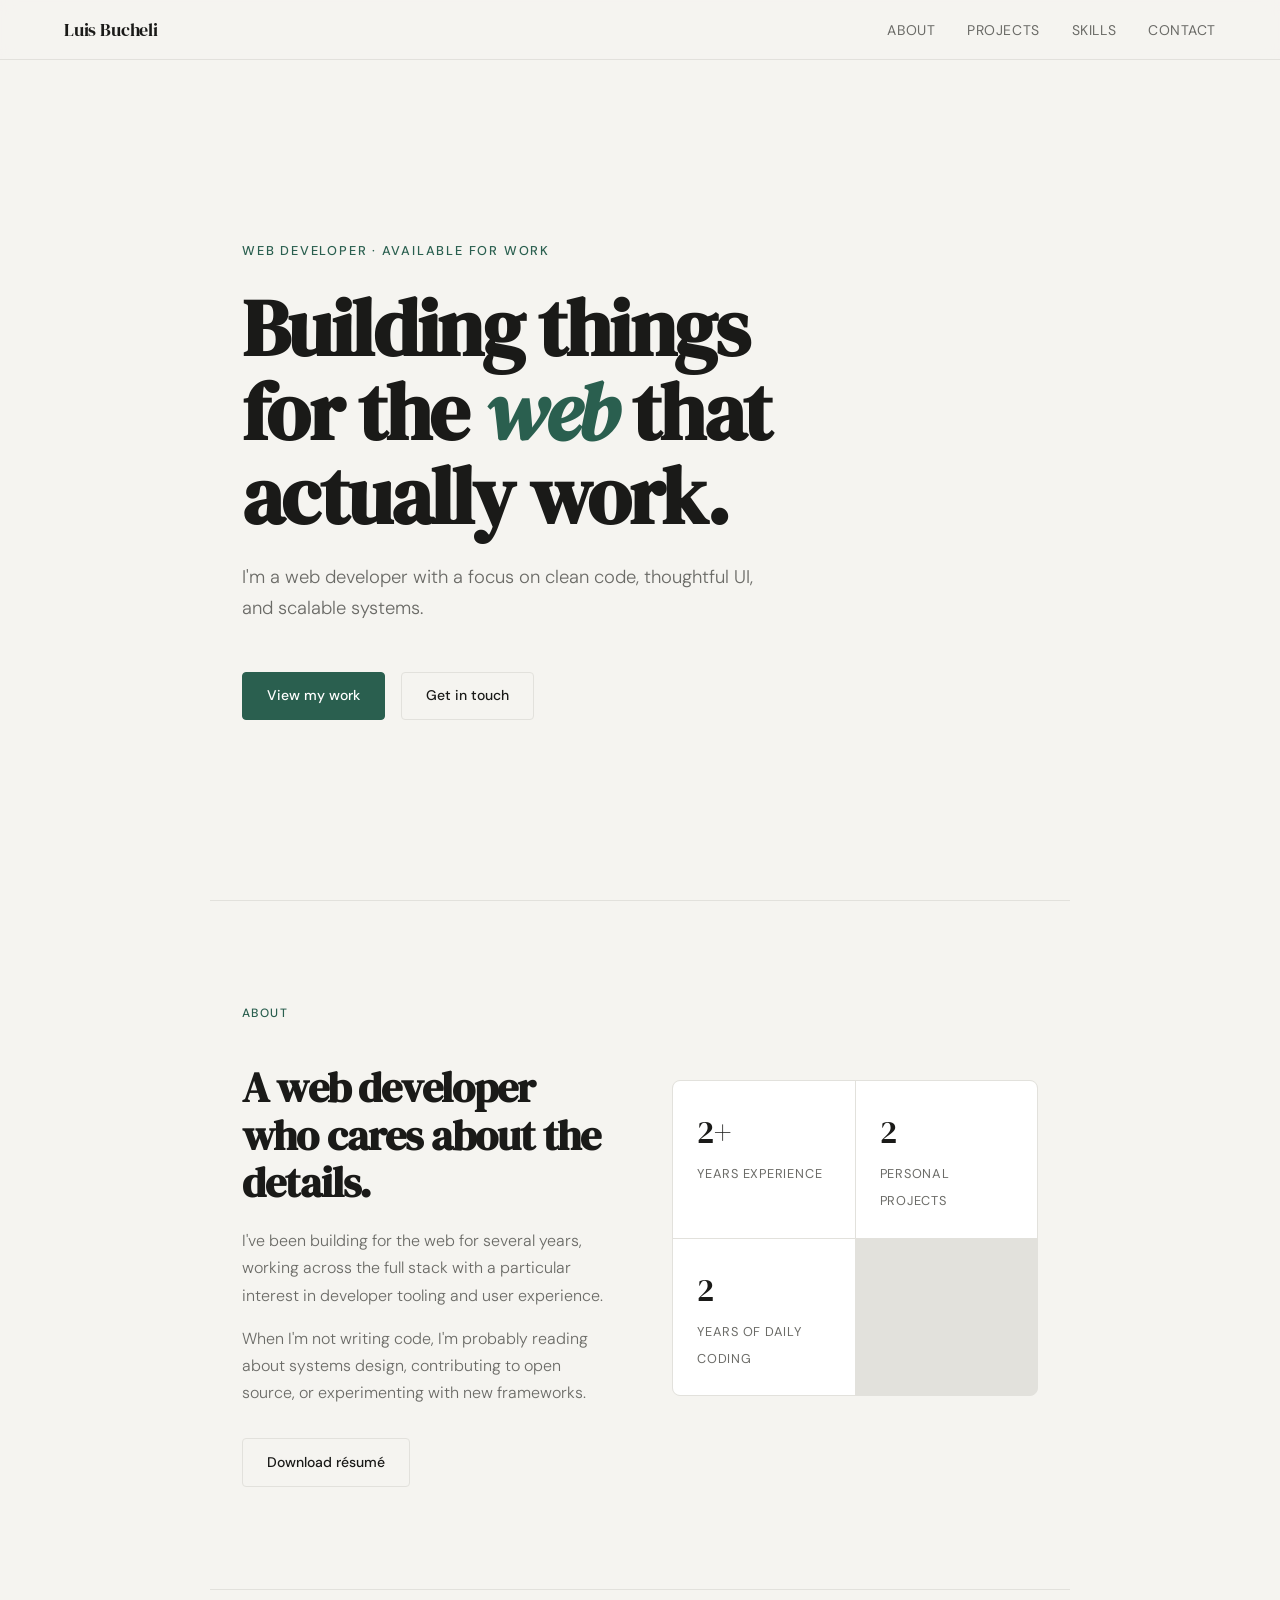
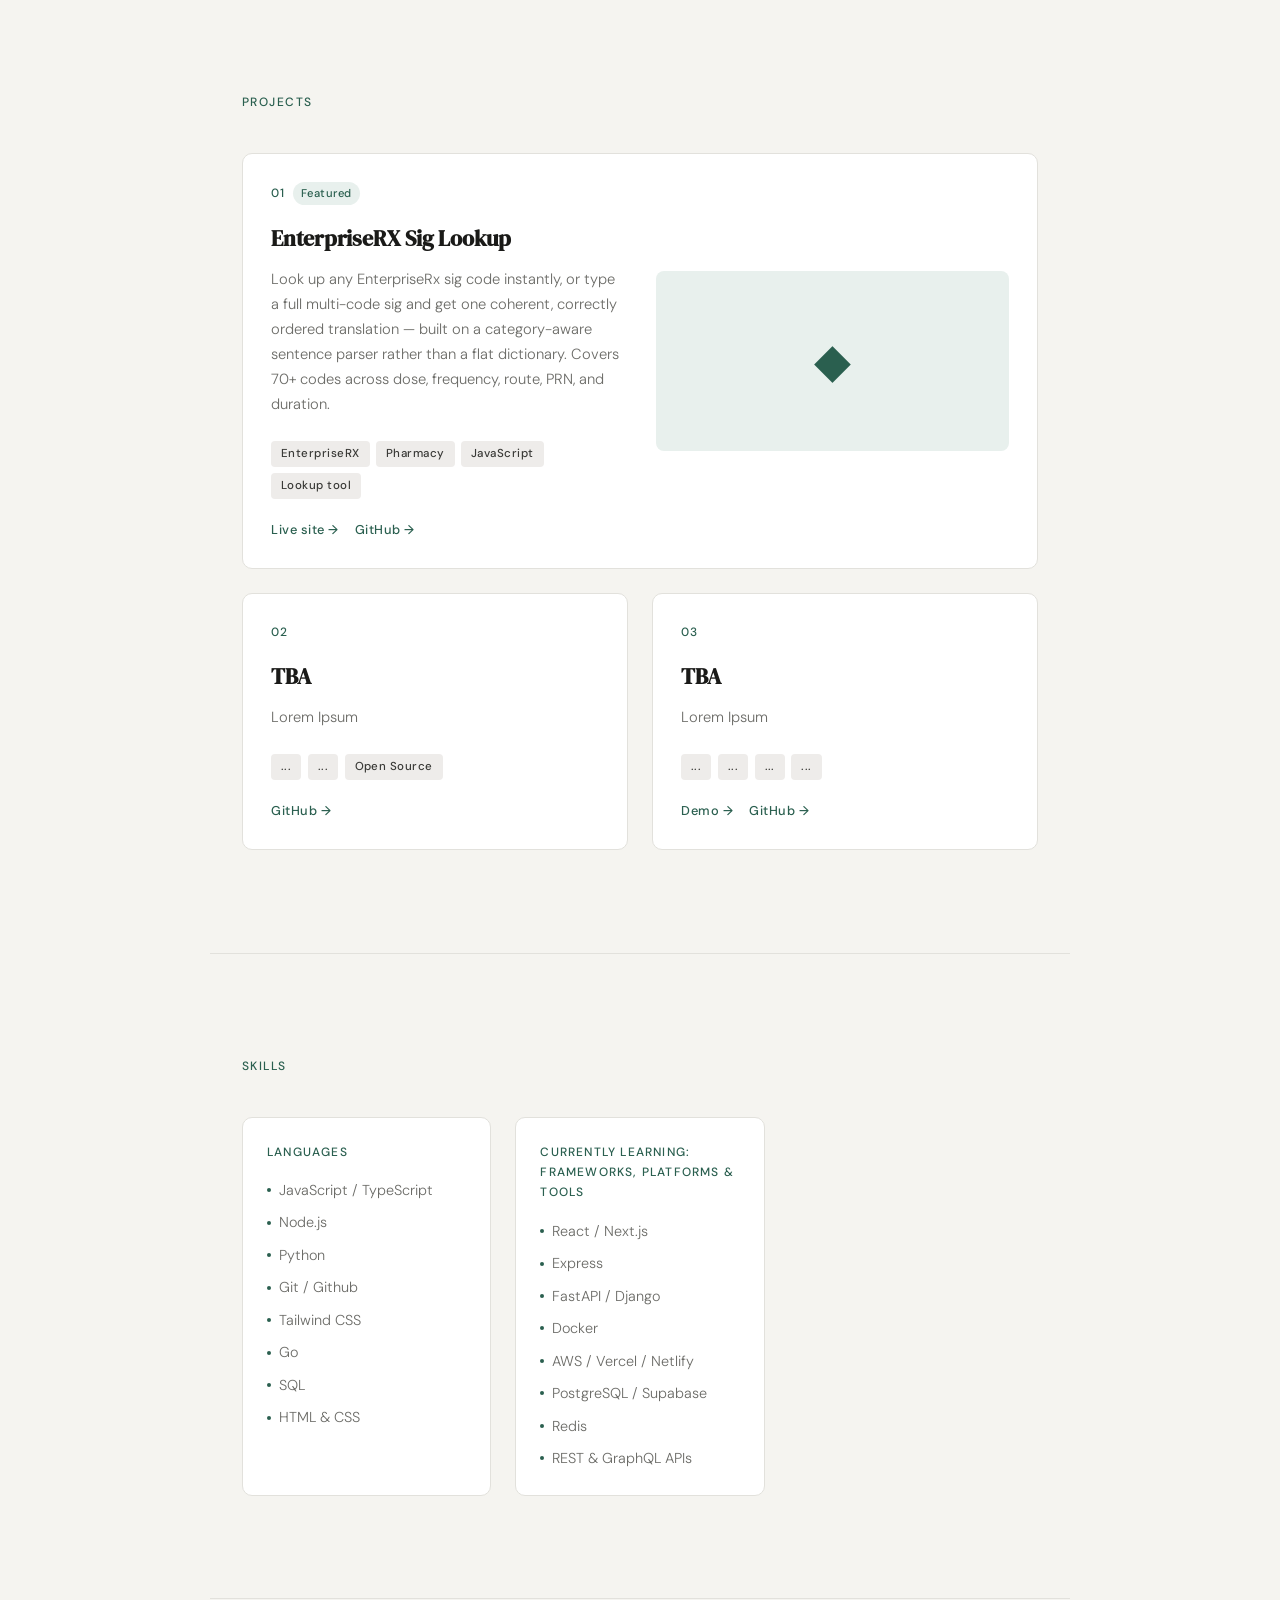
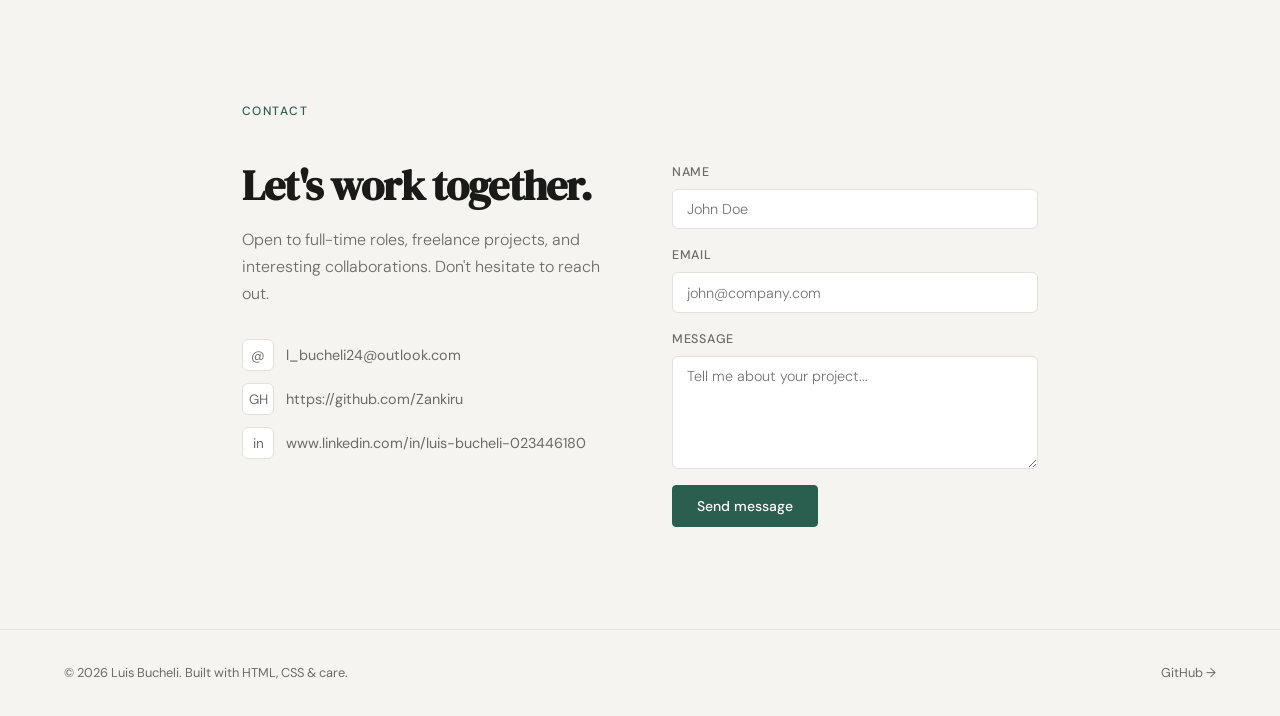
<file: index.html>
<!DOCTYPE html>
<html lang="en">
<head>
  <meta charset="UTF-8" />
  <meta name="viewport" content="width=device-width, initial-scale=1.0" />
  <title>Luis Bucheli — Software Developer</title>
  <link rel="preconnect" href="https://fonts.googleapis.com" />
  <link rel="preconnect" href="https://fonts.gstatic.com" crossorigin />
  <link href="https://fonts.googleapis.com/css2?family=DM+Serif+Display:ital@0;1&family=DM+Sans:wght@300;400;500&display=swap" rel="stylesheet" />
  <link rel="stylesheet" href="istyles.css">
</head>
<body>

  <nav>
    <a href="#hero" class="nav-logo">Luis Bucheli</a>
    <ul class="nav-links">
      <li><a href="#about">About</a></li>
      <li><a href="#projects">Projects</a></li>
      <li><a href="#skills">Skills</a></li>
      <li><a href="#contact">Contact</a></li>
    </ul>
  </nav>

  <!-- HERO -->
  <section id="hero">
    <p class="hero-eyebrow">Web Developer · Available for work</p>
    <h1>Building things<br />for the <em>web</em> that<br />actually work.</h1>
    <p class="hero-sub">I'm a web developer with a focus on clean code, thoughtful UI, and scalable systems.</p>
    <div class="hero-actions">
      <a href="#projects" class="btn btn-primary">View my work</a>
      <a href="#contact" class="btn btn-outline">Get in touch</a>
    </div>
  </section>

  <!-- ABOUT -->
  <section id="about">
    <p class="section-label">About</p>
    <div class="about-grid">
      <div class="about-text">
        <h2>A web developer who cares about the details.</h2>
        <p>I've been building for the web for several years, working across the full stack with a particular interest in developer tooling and user experience.</p>
        <p>When I'm not writing code, I'm probably reading about systems design, contributing to open source, or experimenting with new frameworks.</p>
        <a href="#contact" class="btn btn-outline" style="margin-top: 1rem; display: inline-block;">Download résumé</a>
      </div>
      <div>
        <div class="about-stats">
          <div class="stat">
            <span class="stat-number">2+</span>
            <span class="stat-label">Years experience</span>
          </div>
          <div class="stat">
            <span class="stat-number">2</span>
            <span class="stat-label">Personal Projects</span>
          </div>
          <div class="stat">
            <span class="stat-number">2</span>
            <span class="stat-label">Years of daily coding</span>
          </div>
        </div>
      </div>
    </div>
  </section>

  <!-- PROJECTS -->
  <section id="projects">
    <p class="section-label">Projects</p>
    <div class="projects-grid">

      <div class="project-card featured">
        <div>
          <div class="project-meta">
            <span class="project-num">01</span>
            <span class="project-status">Featured</span>
          </div>
          <h3>EnterpriseRX Sig Lookup</h3>
          <p>Look up any EnterpriseRx sig code instantly, or type a full multi-code sig and get one coherent, correctly ordered translation — built on a category-aware sentence parser rather than a flat dictionary. Covers 70+ codes across dose, frequency, route, PRN, and duration.</p>
          <div class="project-tags">
            <span class="tag">EnterpriseRX</span>
            <span class="tag">Pharmacy</span>
            <span class="tag">JavaScript</span>
            <span class="tag">Lookup tool</span>
          </div>
          <div class="project-links">
            <a href="sig-lookup.html">Live site →</a>
            <a href="https://github.com/Zankiru">GitHub →</a>
          </div>
        </div>
        <div class="project-visual">&#9670;</div>
      </div>

      <div class="project-card">
        <div class="project-meta">
          <span class="project-num">02</span>
        </div>
        <h3>TBA</h3>
        <p>Lorem Ipsum</p>
        <div class="project-tags">
          <span class="tag">...</span>
          <span class="tag">...</span>
          <span class="tag">Open Source</span>
        </div>
        <div class="project-links">
          <a href="#">GitHub →</a>
        </div>
      </div>

      <div class="project-card">
        <div class="project-meta">
          <span class="project-num">03</span>
        </div>
        <h3>TBA</h3>
        <p>Lorem Ipsum</p>
        <div class="project-tags">
          <span class="tag">...</span>
          <span class="tag">...</span>
          <span class="tag">...</span>
          <span class="tag">...</span>
        </div>
        <div class="project-links">
          <a href="#">Demo →</a>
          <a href="#">GitHub →</a>
        </div>
      </div>

    </div>
  </section>

  <!-- SKILLS -->
  <section id="skills">
    <p class="section-label">Skills</p>
    <div class="skills-grid">
      <div class="skill-group">
        <h3>Languages</h3>
        <ul class="skill-list">
          <li>JavaScript / TypeScript</li>
          <li>Node.js</li>
          <li>Python</li>
          <li>Git / Github</li>
          <li>Tailwind CSS</li>
          <li>Go</li>
          <li>SQL</li>
          <li>HTML & CSS</li>
        </ul>
      </div>
      <div class="skill-group">
        <h3>Currently Learning: Frameworks, Platforms & Tools</h3>
        <ul class="skill-list">
          <li>React / Next.js</li>
          <li>Express</li>
          <li>FastAPI / Django</li>
          <li>Docker</li>
          <li>AWS / Vercel / Netlify</li>
          <li>PostgreSQL / Supabase</li>
          <li>Redis</li>
          <li>REST & GraphQL APIs</li>
        </ul>
      </div>
    </div>
  </section>

  <!-- CONTACT -->
  <section id="contact">
    <p class="section-label">Contact</p>
    <div class="contact-inner">
      <div class="contact-left">
        <h2>Let's work together.</h2>
        <p>Open to full-time roles, freelance projects, and interesting collaborations. Don't hesitate to reach out.</p>
        <div class="contact-links">
          <a href="mailto:you@email.com" class="contact-link">
            <span class="contact-icon">@</span>
            l_bucheli24@outlook.com
          </a>
          <a href="https://github.com/yourusername" class="contact-link" target="_blank">
            <span class="contact-icon">GH</span>
            https://github.com/Zankiru
          </a>
          <a href="https://linkedin.com/in/yourprofile" class="contact-link" target="_blank">
            <span class="contact-icon">in</span>
            www.linkedin.com/in/luis-bucheli-023446180
          </a>
        </div>
      </div>
      <form class="contact-form" onsubmit="return false;">
        <div class="form-group">
          <label for="name">Name</label>
          <input type="text" id="name" placeholder="John Doe" />
        </div>
        <div class="form-group">
          <label for="email">Email</label>
          <input type="email" id="email" placeholder="john@company.com" />
        </div>
        <div class="form-group">
          <label for="message">Message</label>
          <textarea id="message" rows="5" placeholder="Tell me about your project..."></textarea>
        </div>
        <button type="submit" class="btn btn-primary" style="align-self: flex-start;">Send message</button>
      </form>
    </div>
  </section>

  <footer>
    <p>© 2026 Luis Bucheli. Built with HTML, CSS &amp; care.</p>
    <p><a href="https://github.com/Zankiru" style="color: var(--muted); text-decoration: none; font-size: 0.8rem;">GitHub →</a></p>
  </footer>

</body>
</html>
</file>
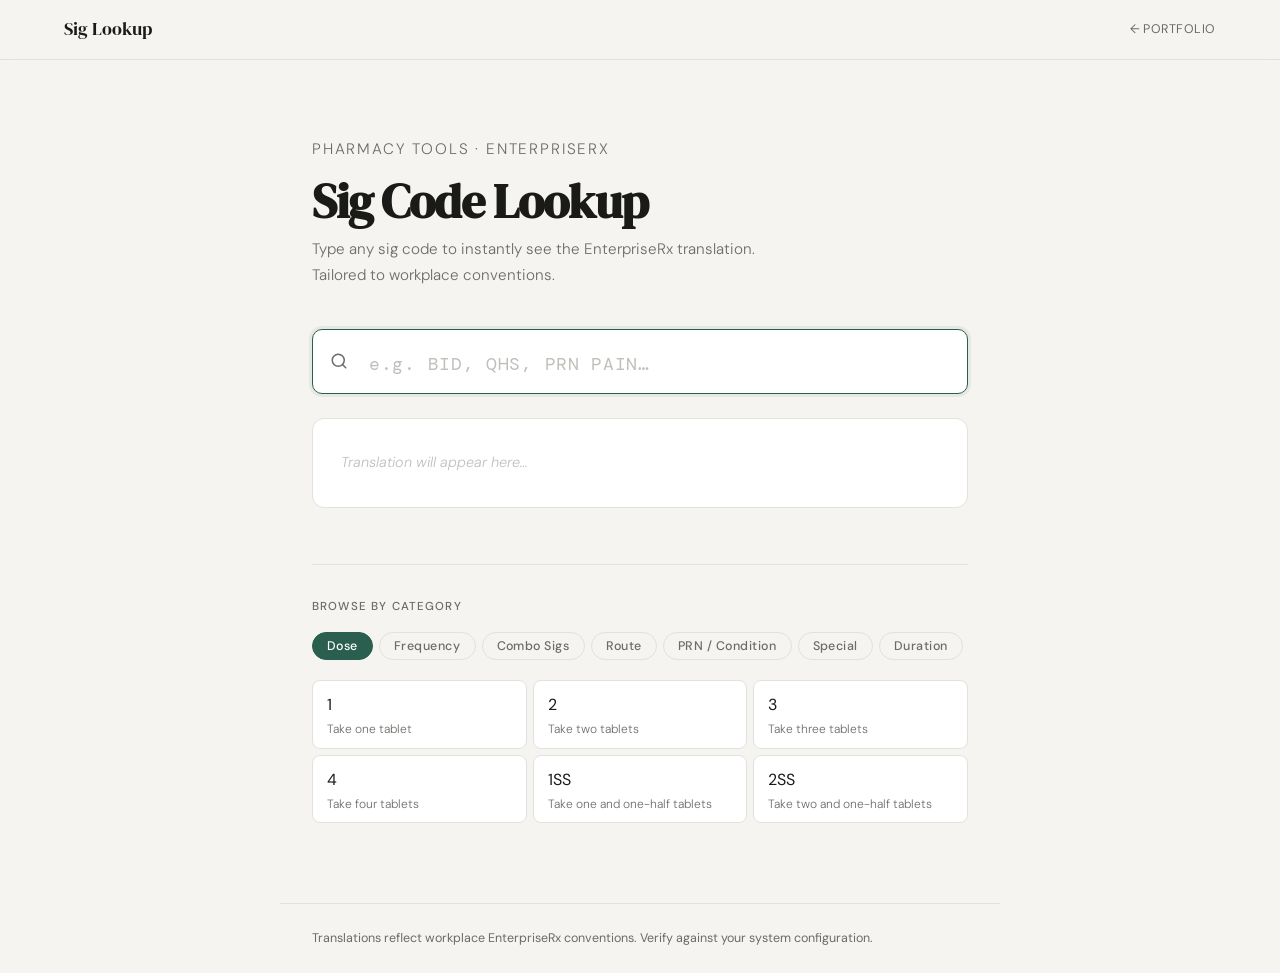
<file: sig-lookup.html>
<!DOCTYPE html>
<html lang="en">
<head>
  <meta charset="UTF-8" />
  <meta name="viewport" content="width=device-width, initial-scale=1.0" />
  <title>Sig Code Lookup — EnterpriseRx</title>
  <link rel="preconnect" href="https://fonts.googleapis.com" />
  <link rel="preconnect" href="https://fonts.gstatic.com" crossorigin />
  <link href="https://fonts.googleapis.com/css2?family=DM+Serif+Display:ital@0;1&family=DM+Sans:wght@300;400;500&family=DM+Mono:wght@400;500&display=swap" rel="stylesheet" />
  <link rel="stylesheet" href="sigstyles.css">
</head>
<body>

  <nav>
    <span class="nav-logo">Sig Lookup</span>
    <a href="index.html" class="nav-back">← Portfolio</a>
  </nav>

  <div class="hero">
    <p class="hero-eyebrow">Pharmacy tools · EnterpriseRx</p>
    <h1>Sig Code Lookup</h1>
    <p>Type any sig code to instantly see the EnterpriseRx translation. Tailored to workplace conventions.</p>
  </div>

  <main>

    <!-- SEARCH -->
    <div class="search-wrap">
      <span class="search-icon">
        <svg viewBox="0 0 24 24" fill="none" stroke="currentColor" stroke-width="2" stroke-linecap="round" stroke-linejoin="round">
          <circle cx="11" cy="11" r="8"/><line x1="21" y1="21" x2="16.65" y2="16.65"/>
        </svg>
      </span>
      <input
        type="text"
        id="sig-input"
        class="search-input"
        placeholder="e.g. BID, QHS, PRN PAIN…"
        autocomplete="off"
        autocorrect="off"
        autocapitalize="characters"
        spellcheck="false"
      />
      <button class="clear-btn" id="clear-btn" aria-label="Clear">✕</button>
    </div>

    <!-- RESULT DISPLAY -->
    <div class="result-card" id="result-card">
      <span class="result-empty">Translation will appear here…</span>
      <span class="result-text" id="result-text"></span>
    </div>

    <!-- MATCH LIST (multiple results) -->
    <div class="match-list" id="match-list"></div>

    <div class="divider"></div>

    <!-- BROWSE -->
    <div class="browse-header">Browse by category</div>
    <div class="cat-tabs" id="cat-tabs"></div>
    <div class="browse-grid" id="browse-grid"></div>

  </main>

  <footer>
    <p>Translations reflect workplace EnterpriseRx conventions. Verify against your system configuration.</p>
  </footer>

  <script src="opti-sigs.js" defer></script>

</body>
</html>
</file>
<file: istyles.css>
*, *::before, *::after { box-sizing: border-box; margin: 0; padding: 0; }

    :root {
      --bg: #f5f4f0;
      --surface: #ffffff;
      --text: #1a1a18;
      --muted: #6b6b67;
      --border: #e2e1dc;
      --accent: #2a5f4f;
      --accent-light: #e8f0ed;
      --tag-bg: #eeecea;
      --tag-text: #3a3a37;
      --link: #2a5f4f;
    }

    body {
      font-family: 'DM Sans', sans-serif;
      background: var(--bg);
      color: var(--text);
      font-size: 16px;
      line-height: 1.7;
      -webkit-font-smoothing: antialiased;
    }

    /* NAV */
    nav {
      position: sticky;
      top: 0;
      z-index: 100;
      background: rgba(245, 244, 240, 0.92);
      backdrop-filter: blur(8px);
      border-bottom: 1px solid var(--border);
      display: flex;
      align-items: center;
      justify-content: space-between;
      padding: 0 clamp(1.5rem, 5vw, 4rem);
      height: 60px;
    }

    .nav-logo {
      font-family: 'DM Serif Display', serif;
      font-size: 1.15rem;
      color: var(--text);
      text-decoration: none;
      letter-spacing: -0.01em;
    }

    .nav-links {
      display: flex;
      gap: 2rem;
      list-style: none;
    }

    .nav-links a {
      font-size: 0.875rem;
      font-weight: 400;
      color: var(--muted);
      text-decoration: none;
      letter-spacing: 0.04em;
      text-transform: uppercase;
      transition: color 0.15s;
    }

    .nav-links a:hover { color: var(--text); }

    /* SECTIONS */
    section {
      max-width: 860px;
      margin: 0 auto;
      padding: clamp(4rem, 8vw, 7rem) clamp(1.5rem, 5vw, 2rem);
    }

    section + section {
      border-top: 1px solid var(--border);
    }

    .section-label {
      font-size: 0.75rem;
      font-weight: 500;
      letter-spacing: 0.12em;
      text-transform: uppercase;
      color: var(--accent);
      margin-bottom: 2.5rem;
    }

    /* HERO */
    #hero {
      min-height: calc(100vh - 60px);
      display: flex;
      flex-direction: column;
      justify-content: center;
    }

    .hero-eyebrow {
      font-size: 0.8rem;
      font-weight: 500;
      letter-spacing: 0.14em;
      text-transform: uppercase;
      color: var(--accent);
      margin-bottom: 1.5rem;
    }

    h1 {
      font-family: 'DM Serif Display', serif;
      font-size: clamp(2.8rem, 7vw, 5rem);
      line-height: 1.05;
      letter-spacing: -0.02em;
      color: var(--text);
      margin-bottom: 1.5rem;
      max-width: 700px;
    }

    h1 em {
      font-style: italic;
      color: var(--accent);
    }

    .hero-sub {
      font-size: 1.15rem;
      color: var(--muted);
      max-width: 520px;
      margin-bottom: 3rem;
      font-weight: 300;
    }

    .hero-actions {
      display: flex;
      gap: 1rem;
      flex-wrap: wrap;
    }

    .btn {
      display: inline-block;
      padding: 0.7rem 1.5rem;
      font-family: 'DM Sans', sans-serif;
      font-size: 0.875rem;
      font-weight: 500;
      border-radius: 4px;
      text-decoration: none;
      transition: all 0.15s;
      cursor: pointer;
    }

    .btn-primary {
      background: var(--accent);
      color: #fff;
      border: 1.5px solid var(--accent);
    }

    .btn-primary:hover { background: #214d3e; border-color: #214d3e; }

    .btn-outline {
      background: transparent;
      color: var(--text);
      border: 1.5px solid var(--border);
    }

    .btn-outline:hover { border-color: var(--text); }

    /* ABOUT */
    .about-grid {
      display: grid;
      grid-template-columns: 1fr 1fr;
      gap: 4rem;
      align-items: start;
    }

    .about-text h2 {
      font-family: 'DM Serif Display', serif;
      font-size: clamp(1.8rem, 3.5vw, 2.6rem);
      line-height: 1.15;
      letter-spacing: -0.02em;
      margin-bottom: 1.25rem;
    }

    .about-text p {
      color: var(--muted);
      margin-bottom: 1rem;
      font-weight: 300;
    }

    .about-stats {
      display: grid;
      grid-template-columns: 1fr 1fr;
      gap: 1px;
      background: var(--border);
      border: 1px solid var(--border);
      border-radius: 8px;
      overflow: hidden;
      margin-top: 1rem;
    }

    .stat {
      background: var(--surface);
      padding: 1.5rem;
    }

    .stat-number {
      font-family: 'DM Serif Display', serif;
      font-size: 2rem;
      color: var(--text);
      display: block;
    }

    .stat-label {
      font-size: 0.8rem;
      color: var(--muted);
      text-transform: uppercase;
      letter-spacing: 0.06em;
    }

    /* PROJECTS */
    .projects-grid {
      display: grid;
      grid-template-columns: 1fr 1fr;
      gap: 1.5rem;
    }

    .project-card {
      background: var(--surface);
      border: 1px solid var(--border);
      border-radius: 10px;
      padding: 1.75rem;
      transition: border-color 0.15s, transform 0.15s;
      display: flex;
      flex-direction: column;
    }

    .project-card:hover {
      border-color: #c0bfba;
      transform: translateY(-2px);
    }

    .project-card.featured {
      grid-column: span 2;
      display: grid;
      grid-template-columns: 1fr 1fr;
      gap: 2rem;
      align-items: center;
    }

    .project-meta {
      display: flex;
      align-items: center;
      gap: 0.5rem;
      margin-bottom: 1rem;
    }

    .project-num {
      font-size: 0.75rem;
      font-weight: 500;
      color: var(--accent);
      letter-spacing: 0.08em;
    }

    .project-status {
      font-size: 0.7rem;
      background: var(--accent-light);
      color: var(--accent);
      padding: 2px 8px;
      border-radius: 20px;
      font-weight: 500;
      letter-spacing: 0.04em;
    }

    .project-card h3 {
      font-family: 'DM Serif Display', serif;
      font-size: 1.35rem;
      letter-spacing: -0.01em;
      margin-bottom: 0.6rem;
      color: var(--text);
    }

    .project-card p {
      font-size: 0.92rem;
      color: var(--muted);
      font-weight: 300;
      flex: 1;
      margin-bottom: 1.5rem;
    }

    .project-tags {
      display: flex;
      flex-wrap: wrap;
      gap: 0.4rem;
      margin-bottom: 1.25rem;
    }

    .tag {
      font-size: 0.72rem;
      font-weight: 500;
      background: var(--tag-bg);
      color: var(--tag-text);
      padding: 3px 10px;
      border-radius: 4px;
      letter-spacing: 0.04em;
    }

    .project-links {
      display: flex;
      gap: 1rem;
    }

    .project-links a {
      font-size: 0.8rem;
      font-weight: 500;
      color: var(--accent);
      text-decoration: none;
      letter-spacing: 0.04em;
    }

    .project-links a:hover { text-decoration: underline; }

    .project-visual {
      background: var(--accent-light);
      border-radius: 8px;
      height: 180px;
      display: flex;
      align-items: center;
      justify-content: center;
      font-size: 3rem;
      color: var(--accent);
    }

    /* SKILLS */
    .skills-grid {
      display: grid;
      grid-template-columns: repeat(3, 1fr);
      gap: 1.5rem;
    }

    .skill-group {
      background: var(--surface);
      border: 1px solid var(--border);
      border-radius: 10px;
      padding: 1.5rem;
    }

    .skill-group h3 {
      font-size: 0.75rem;
      font-weight: 500;
      letter-spacing: 0.1em;
      text-transform: uppercase;
      color: var(--accent);
      margin-bottom: 1rem;
    }

    .skill-list {
      list-style: none;
      display: flex;
      flex-direction: column;
      gap: 0.5rem;
    }

    .skill-list li {
      font-size: 0.9rem;
      color: var(--muted);
      font-weight: 300;
      display: flex;
      align-items: center;
      gap: 0.5rem;
    }

    .skill-list li::before {
      content: '';
      width: 4px;
      height: 4px;
      border-radius: 50%;
      background: var(--accent);
      flex-shrink: 0;
    }

    /* CONTACT */
    .contact-inner {
      display: grid;
      grid-template-columns: 1fr 1fr;
      gap: 4rem;
      align-items: start;
    }

    .contact-left h2 {
      font-family: 'DM Serif Display', serif;
      font-size: clamp(1.8rem, 3.5vw, 2.6rem);
      line-height: 1.15;
      letter-spacing: -0.02em;
      margin-bottom: 1rem;
    }

    .contact-left p {
      color: var(--muted);
      font-weight: 300;
      margin-bottom: 2rem;
    }

    .contact-links {
      display: flex;
      flex-direction: column;
      gap: 0.75rem;
    }

    .contact-link {
      display: flex;
      align-items: center;
      gap: 0.75rem;
      font-size: 0.9rem;
      color: var(--muted);
      text-decoration: none;
      transition: color 0.15s;
    }

    .contact-link:hover { color: var(--text); }

    .contact-icon {
      width: 32px;
      height: 32px;
      border: 1px solid var(--border);
      border-radius: 6px;
      display: flex;
      align-items: center;
      justify-content: center;
      font-size: 0.85rem;
      background: var(--surface);
      flex-shrink: 0;
    }

    .contact-form {
      display: flex;
      flex-direction: column;
      gap: 1rem;
    }

    .form-group {
      display: flex;
      flex-direction: column;
      gap: 0.35rem;
    }

    .form-group label {
      font-size: 0.78rem;
      font-weight: 500;
      letter-spacing: 0.06em;
      text-transform: uppercase;
      color: var(--muted);
    }

    .form-group input,
    .form-group textarea {
      font-family: 'DM Sans', sans-serif;
      font-size: 0.9rem;
      font-weight: 300;
      color: var(--text);
      background: var(--surface);
      border: 1px solid var(--border);
      border-radius: 6px;
      padding: 0.65rem 0.9rem;
      outline: none;
      transition: border-color 0.15s;
      resize: vertical;
    }

    .form-group input:focus,
    .form-group textarea:focus {
      border-color: var(--accent);
    }

    /* FOOTER */
    footer {
      border-top: 1px solid var(--border);
      padding: 2rem clamp(1.5rem, 5vw, 4rem);
      display: flex;
      align-items: center;
      justify-content: space-between;
    }

    footer p {
      font-size: 0.8rem;
      color: var(--muted);
    }

    /* RESPONSIVE */
    @media (max-width: 700px) {
      .about-grid,
      .projects-grid,
      .skills-grid,
      .contact-inner { grid-template-columns: 1fr; gap: 2rem; }
      .project-card.featured { grid-column: span 1; grid-template-columns: 1fr; }
      .project-visual { display: none; }
      .nav-links { gap: 1.25rem; }
    }
</file>
<file: sigstyles.css>
*, *::before, *::after { box-sizing: border-box; margin: 0; padding: 0; }

    :root {
      --bg: #f5f4f0;
      --surface: #ffffff;
      --surface2: #f0efeb;
      --border: #e2e1dc;
      --border-focus: #2a5f4f;
      --text: #1a1a18;
      --muted: #6b6b67;
      --accent: #2a5f4f;
      --accent-light: #e8f0ed;
      --tag-bg: #eeecea;
      --success-bg: #e8f5ee;
      --success-text: #1a5c35;
      --warning-bg: #fef6e4;
      --warning-text: #7a4f00;
    }

    body {
      font-family: 'DM Sans', sans-serif;
      background: var(--bg);
      color: var(--text);
      font-size: 16px;
      line-height: 1.7;
      -webkit-font-smoothing: antialiased;
      min-height: 100vh;
    }

    /* NAV */
    nav {
      position: sticky;
      top: 0;
      z-index: 100;
      background: rgba(245,244,240,0.92);
      backdrop-filter: blur(8px);
      border-bottom: 1px solid var(--border);
      display: flex;
      align-items: center;
      justify-content: space-between;
      padding: 0 clamp(1.5rem, 5vw, 4rem);
      height: 60px;
    }

    .nav-logo {
      font-family: 'DM Serif Display', serif;
      font-size: 1.1rem;
      color: var(--text);
      text-decoration: none;
    }

    .nav-back {
      font-size: 0.78rem;
      font-weight: 400;
      color: var(--muted);
      text-decoration: none;
      letter-spacing: 0.04em;
      text-transform: uppercase;
      transition: color 0.15s;
    }

    .nav-back:hover { color: var(--text); }

    /* HERO */
    .hero {
      max-width: 720px;
      margin: 0 auto;
      padding: clamp(3rem, 6vw, 5rem) clamp(1.5rem, 5vw, 2rem) 0;
    }

    .hero-eyebrow {
      font-size: 0.72rem;
      font-weight: 500;
      letter-spacing: 0.12em;
      text-transform: uppercase;
      color: var(--accent);
      margin-bottom: 0.75rem;
    }

    .hero h1 {
      font-family: 'DM Serif Display', serif;
      font-size: clamp(2rem, 5vw, 3rem);
      line-height: 1.1;
      letter-spacing: -0.02em;
      margin-bottom: 0.6rem;
    }

    .hero p {
      font-size: 0.95rem;
      color: var(--muted);
      font-weight: 300;
      max-width: 480px;
    }

    /* MAIN */
    main {
      max-width: 720px;
      margin: 0 auto;
      padding: 2.5rem clamp(1.5rem, 5vw, 2rem) 5rem;
    }

    /* SEARCH BOX */
    .search-wrap {
      position: relative;
      margin-bottom: 1.5rem;
    }

    .search-input {
      width: 100%;
      font-family: 'DM Mono', monospace;
      font-size: 1.5rem;
      font-weight: 500;
      letter-spacing: 0.08em;
      color: var(--text);
      background: var(--surface);
      border: 1.5px solid var(--border);
      border-radius: 10px;
      padding: 1rem 1.25rem 1rem 3.5rem;
      outline: none;
      transition: border-color 0.15s, box-shadow 0.15s;
      text-transform: uppercase;
    }

    .search-input::placeholder {
      color: #c0bfba;
      font-weight: 400;
      font-size: 1.1rem;
      letter-spacing: 0.04em;
      text-transform: none;
    }

    .search-input:focus {
      border-color: var(--border-focus);
      box-shadow: 0 0 0 3px rgba(42,95,79,0.08);
    }

    .search-icon {
      position: absolute;
      left: 1.1rem;
      top: 50%;
      transform: translateY(-50%);
      color: var(--muted);
      pointer-events: none;
    }

    .search-icon svg { width: 18px; height: 18px; display: block; }

    .clear-btn {
      position: absolute;
      right: 1rem;
      top: 50%;
      transform: translateY(-50%);
      width: 26px; height: 26px;
      border-radius: 50%;
      border: none;
      background: var(--tag-bg);
      color: var(--muted);
      cursor: pointer;
      display: none;
      align-items: center;
      justify-content: center;
      font-size: 14px;
      transition: background 0.15s;
    }

    .clear-btn:hover { background: var(--border); }
    .clear-btn.visible { display: flex; }

    /* TRANSLATION RESULT */
    .result-card {
      background: var(--surface);
      border: 1.5px solid var(--border);
      border-radius: 12px;
      padding: 1.5rem 1.75rem;
      margin-bottom: 1.5rem;
      min-height: 90px;
      display: flex;
      align-items: center;
      transition: border-color 0.2s;
    }

    .result-card.has-result {
      border-color: var(--border-focus);
      box-shadow: 0 0 0 3px rgba(42,95,79,0.06);
    }

    .result-empty {
      font-size: 0.9rem;
      color: #c0bfba;
      font-weight: 300;
      font-style: italic;
    }

    .result-text {
      font-size: 1.2rem;
      font-weight: 400;
      color: var(--text);
      line-height: 1.5;
      display: none;
    }

    .result-card.has-result .result-empty { display: none; }
    .result-card.has-result .result-text { display: block; }

    /* MATCH LIST — shown when multiple sigs match */
    .match-list {
      display: flex;
      flex-direction: column;
      gap: 2px;
      margin-bottom: 1.5rem;
    }

    .match-item {
      display: flex;
      align-items: center;
      justify-content: space-between;
      gap: 1rem;
      padding: 0.75rem 1.1rem;
      background: var(--surface);
      border: 1px solid var(--border);
      border-radius: 8px;
      cursor: pointer;
      transition: all 0.12s;
    }

    .match-item:hover, .match-item.selected {
      background: var(--accent-light);
      border-color: #b2cfc8;
    }

    .match-sig {
      font-family: 'DM Mono', monospace;
      font-size: 0.85rem;
      font-weight: 500;
      color: var(--accent);
      white-space: nowrap;
      min-width: 130px;
    }

    .match-trans {
      font-size: 0.85rem;
      color: var(--muted);
      font-weight: 300;
      flex: 1;
      white-space: nowrap;
      overflow: hidden;
      text-overflow: ellipsis;
    }

    .match-cat {
      font-size: 0.68rem;
      font-weight: 500;
      padding: 2px 8px;
      border-radius: 20px;
      text-transform: uppercase;
      letter-spacing: 0.06em;
      white-space: nowrap;
    }

    .cat-freq { background: var(--success-bg); color: var(--success-text); }
    .cat-combo { background: #e8eef5; color: #1a3a5c; }
    .cat-route { background: #f0e8f5; color: #3a1a5c; }
    .cat-prn { background: #fde8ea; color: #7a1a1f; }
    .cat-special { background: var(--tag-bg); color: #3a3a37; }
    .cat-duration { background: var(--warning-bg); color: var(--warning-text); }

    .no-match {
      font-size: 0.875rem;
      color: var(--muted);
      padding: 1rem 0;
      font-weight: 300;
    }

    /* DIVIDER */
    .divider {
      height: 1px;
      background: var(--border);
      margin: 2rem 0;
    }

    /* BROWSE BY CATEGORY */
    .browse-header {
      font-size: 0.72rem;
      font-weight: 500;
      letter-spacing: 0.1em;
      text-transform: uppercase;
      color: var(--muted);
      margin-bottom: 1rem;
    }

    .cat-tabs {
      display: flex;
      gap: 6px;
      flex-wrap: wrap;
      margin-bottom: 1.25rem;
    }

    .cat-tab {
      font-family: 'DM Sans', sans-serif;
      font-size: 0.78rem;
      font-weight: 500;
      padding: 5px 14px;
      border: 1px solid var(--border);
      border-radius: 20px;
      cursor: pointer;
      background: transparent;
      color: var(--muted);
      transition: all 0.12s;
      letter-spacing: 0.04em;
    }

    .cat-tab:hover { color: var(--text); border-color: #c0bfba; }
    .cat-tab.active { background: var(--accent); color: #fff; border-color: var(--accent); }

    .browse-grid {
      display: grid;
      grid-template-columns: repeat(auto-fill, minmax(210px, 1fr));
      gap: 6px;
    }

    .browse-item {
      display: flex;
      flex-direction: column;
      gap: 3px;
      padding: 10px 14px;
      background: var(--surface);
      border: 1px solid var(--border);
      border-radius: 8px;
      cursor: pointer;
      transition: all 0.12s;
    }

    .browse-item:hover {
      background: var(--accent-light);
      border-color: #b2cfc8;
    }

    .browse-sig {
      font-family: 'DM Mono', monospace;
      font-size: 0.8rem;
      font-weight: 500;
      color: var(--accent);
    }

    .browse-trans {
      font-size: 0.75rem;
      color: var(--muted);
      font-weight: 300;
      line-height: 1.35;
    }

    /* FOOTER */
    footer {
      border-top: 1px solid var(--border);
      max-width: 720px;
      margin: 0 auto;
      padding: 1.5rem clamp(1.5rem, 5vw, 2rem);
    }

    footer p { font-size: 0.78rem; color: var(--muted); }

    /* RESPONSIVE */
    @media (max-width: 500px) {
      .search-input { font-size: 1.1rem; padding: 0.9rem 1rem 0.9rem 3rem; }
      .match-cat { display: none; }
      .result-text { font-size: 1.05rem; }
      .browse-grid { grid-template-columns: 1fr 1fr; }
    }
</file>
